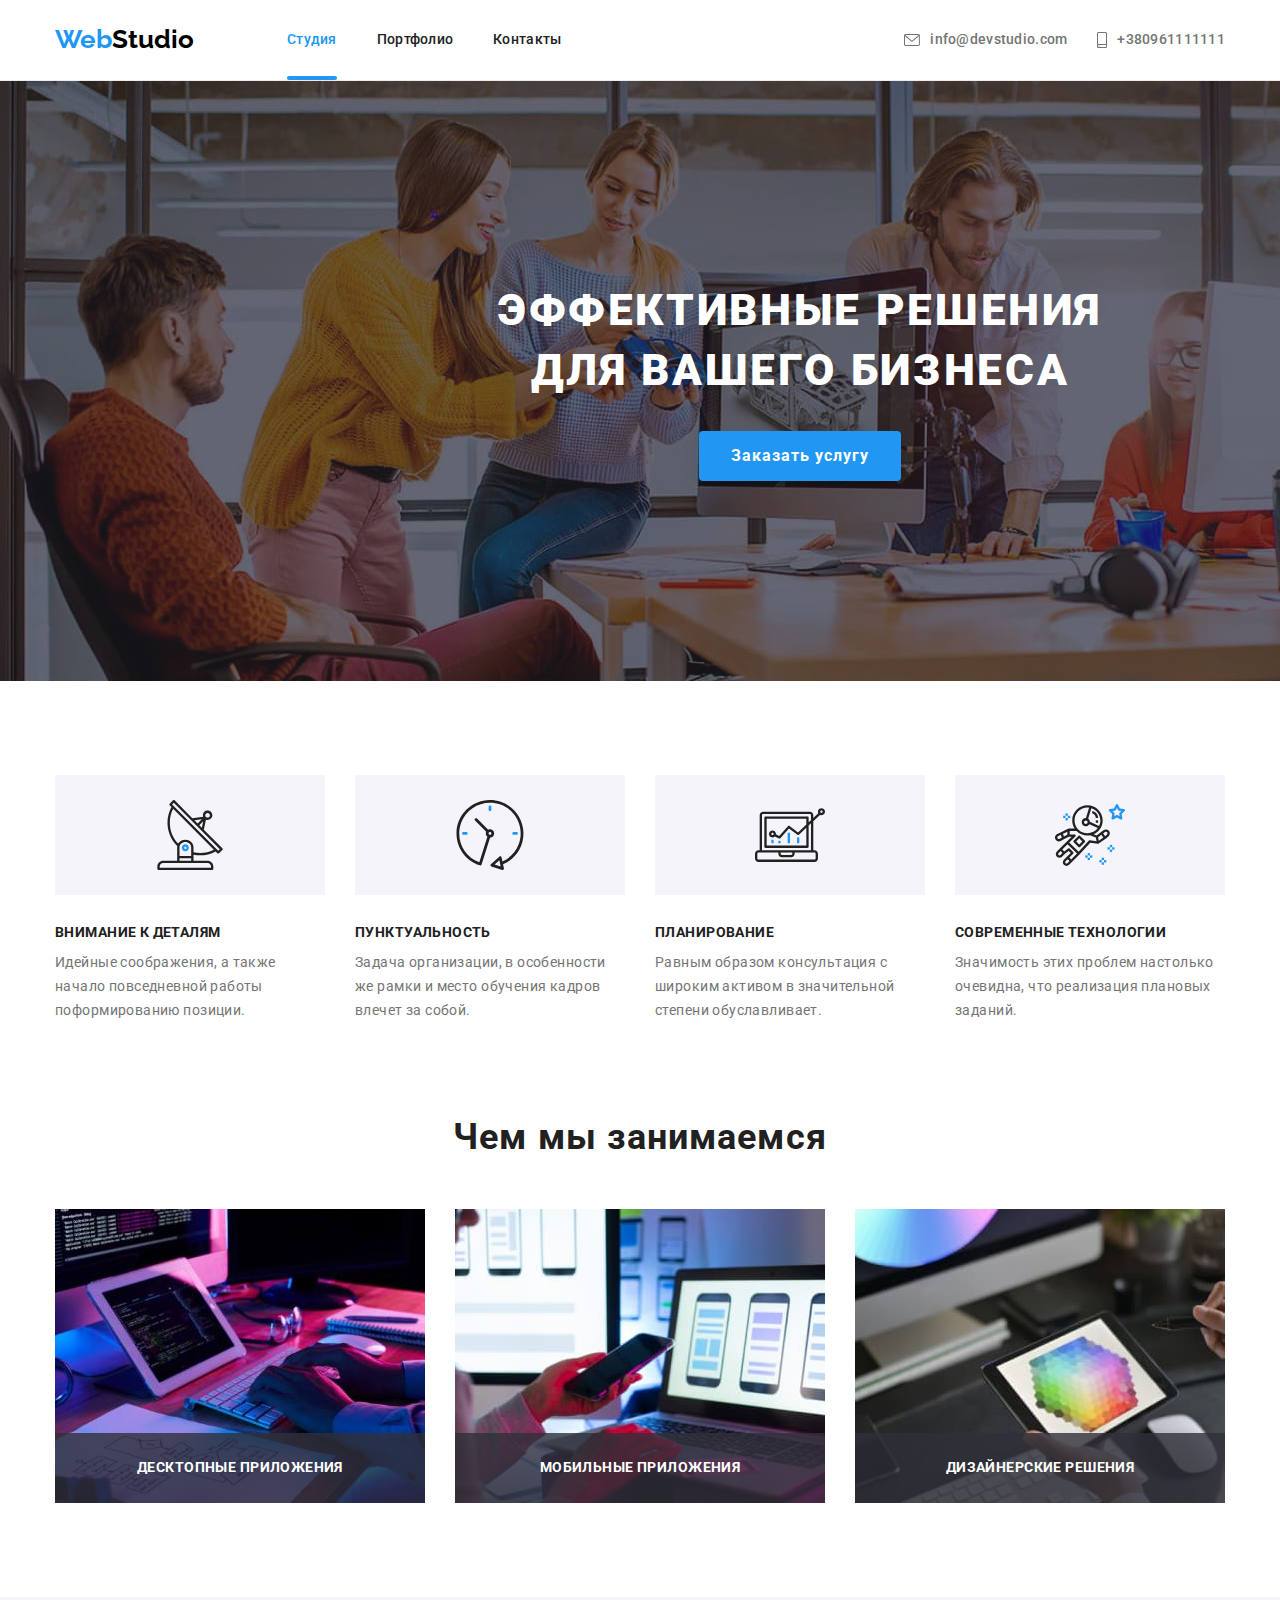
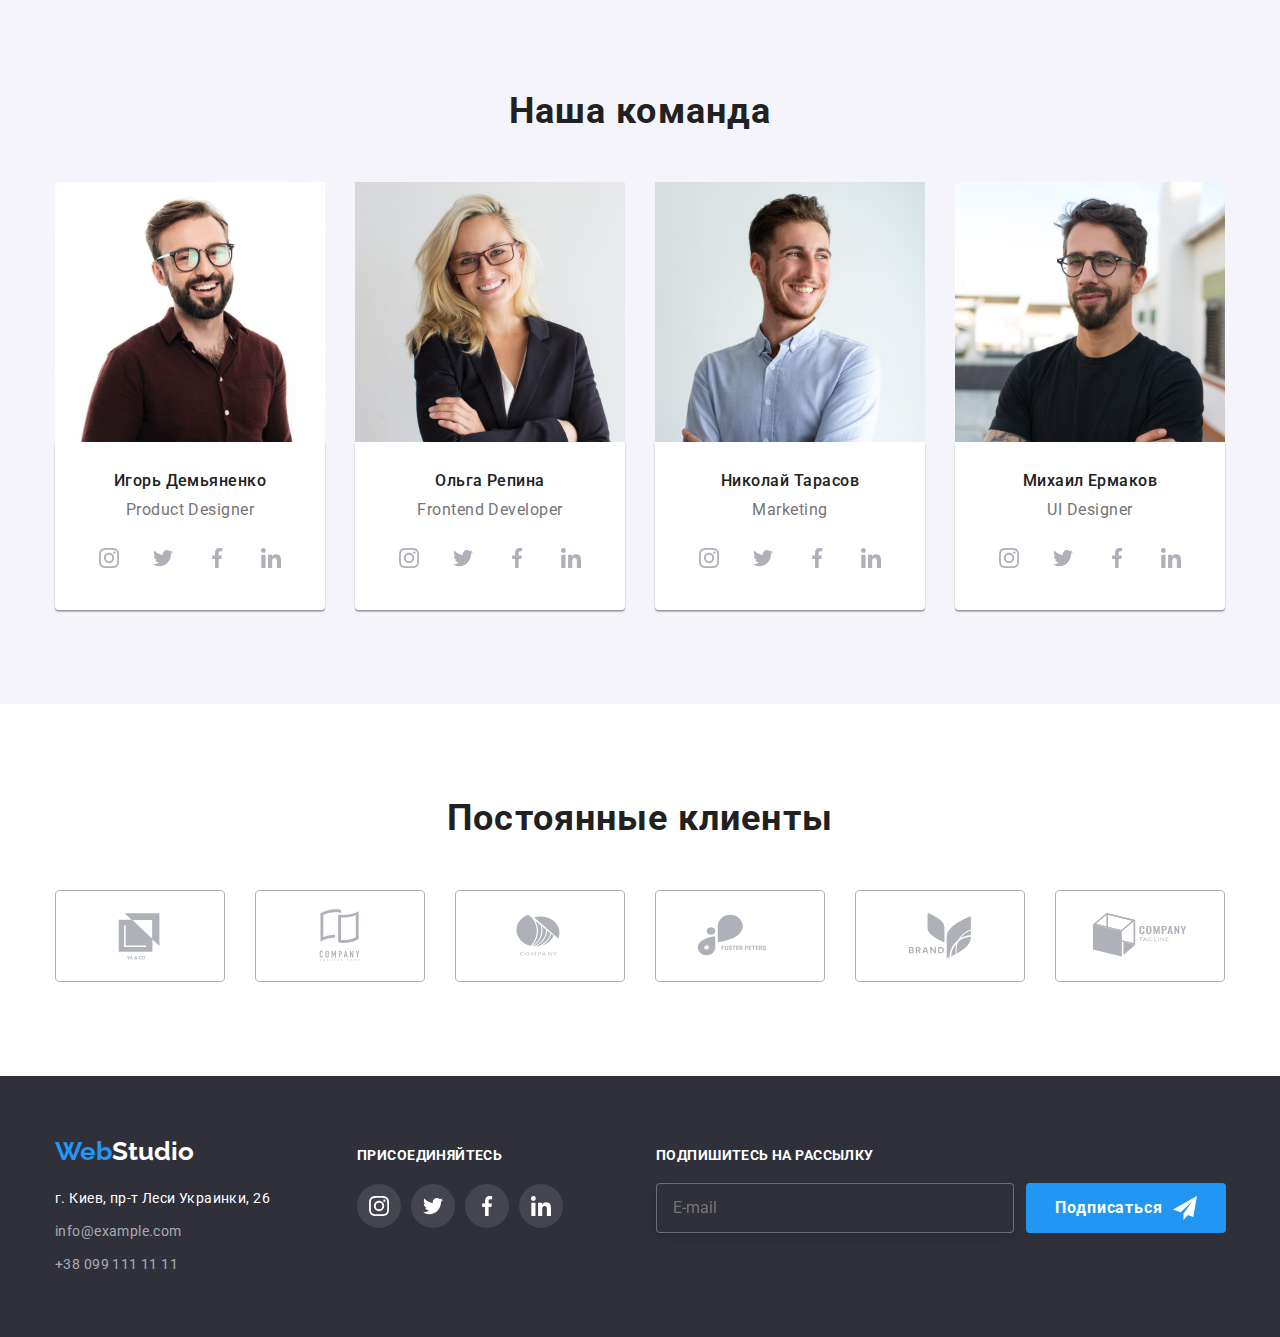
<file: index.html>
<!DOCTYPE html>
            <html lang="ru">

                <head>
                    <meta charset="UTF-8" />
                    <meta http-equiv="X-UA-Compatible" content="IE=edge" />
                    <meta name="viewport" content="width=device-width, initial-scale=1.0" />
                    <link href="https://fonts.googleapis.com/css2?family=Raleway:wght@700&family=Roboto:wght@400;500;700;900&display=swap" rel="stylesheet"/>
                    <link rel="stylesheet" href="https://cdnjs.cloudflare.com/ajax/libs/modern-normalize/1.1.0/modern-normalize.min.css" />
                    <link rel="stylesheet" href="./css/styles.css" />
                    <title>WebStudio</title>
                </head>

                <body>
                    <header>
                        <div class="container header">
                        <a href="/" class="logo link"> <span class="logo-blue">Web</span>Studio</a>
                        <nav class="main-nav">
                            <ul class="site-nav list">
                                <li class="item"><a href="" class="site-nav-link current link">Студия</a></li>
                                <li class="item"><a href="./portfolio.html" class="site-nav-link link">Портфолио</a></li>
                                <li class="item"><a href="" class="site-nav-link link">Контакты</a></li>
                            </ul>
                        </nav>
                        <ul class="contacts list">
                            <li class="item">
                                <a href="mailto:info@devstudio.com" class="contacts-link link">
                                <svg class="icon-contacts"  width="16" height="12">
                                    <use href="./images/sprite.svg#icon-contacts-envelope"></use>
                                </svg>
                                info@devstudio.com
                                </a>
                            </li>
                            <li class="item">
                                <a href="tel:+380961111111" class="contacts-link link">
                                    <svg class="icon-contacts" width="10" height="16">
                                        <use href="./images/sprite.svg#icon-contacts-smartphone"></use>
                                    </svg>+380961111111
                                </a>
                            </li>
                        </ul>
                        </div>
                    </header>
                    <main>
                        <!------------------------------ Hero --------------------------------------->
                        <section class="section hero">
                                <h1 class="hero-title">Эффективные решения <br>для вашего бизнеса</h1>
                                <button class="btn primary" data-modal-open type="button">Заказать услугу</button>
                        </section>


                        <!---------------------------- Our Features -------------------------------->
                        <section class="section features-section">
                            <div class="container">
                                <h2 class="visually-hidden">Почему выбирают нас</h2>
                                <ul class="features-list list">
                                    <li class="item">
                                        <div class="features-icon-container">
                                            <svg class="social-icon" width="70" height="70">
                                                <use href="./images/sprite.svg#icon-features-details"></use>
                                            </svg>
                                        </div>
                                        <h3 class="features-title">Внимание к деталям</h3>
                                        <p class="text">Идейные соображения, а также начало повседневной работы поформированию позиции.</p>
                                    </li>
                                    <li class="item">
                                        <div class="features-icon-container">
                                            <svg class="social-icon" width="70" height="70">
                                                <use href="./images/sprite.svg#icon-feature-time"></use>
                                            </svg>
                                        </div>
                                        <h3 class="features-title">Пунктуальность</h3>
                                        <p class="text"> Задача организации, в особенности же рамки и место обучения кадров влечет за собой.</p>
                                    </li>
                                    <li class="item">
                                        <div class="features-icon-container">
                                            <svg class="social-icon" width="70" height="70">
                                                <use href="./images/sprite.svg#icon-feature-plan"></use>
                                            </svg>
                                        </div>
                                        <h3 class="features-title">Планирование</h3>
                                        <p class="text"> Равным образом консультация с широким активом в значительной степени обуславливает.</p>
                                    </li>
                                    <li class="item">
                                        <div class="features-icon-container">
                                            <svg class="social-icon" width="70" height="70">
                                                <use href="./images/sprite.svg#icon-feature-technology"></use>
                                            </svg>
                                        </div>
                                        <h3 class="features-title">Современные технологии</h3>
                                        <p class="text"> Значимость этих проблем настолько очевидна, что реализация плановых заданий.</p>
                                    </li>
                                </ul>
                            </div>
                        </section>


                        <!----------------------------- What we do --------------------------------->
                        <section class="section">
                            <div class="container">
                            <h2 class="section-title">Чем мы занимаемся</h2>
                            <ul class="products list">
                                <li class="item">
                                    <img src="./images/img-what-we-do-1.jpeg" alt="Программист пишет програмный продукт" width="370" height="294" />
                                    <div class="title-wrapper">
                                        <p class="title">Десктопные приложения</p>
                                    </div>
                                </li>
                                <li class="item">
                                    <img src="./images/img-what-we-do-2.jpeg" alt="Дизайнер создает вайфреймы" width="370" height="294" />
                                    <div class="title-wrapper">
                                        <p class="title">Мобильные приложения</p>
                                    </div>
                                </li>
                                <li class="item">
                                    <img src="./images/img-what-we-do-3.jpeg" alt="Дизайнер изучает цветовую гамму" width="370" height="294" />
                                    <div class="title-wrapper">
                                        <p class="title">Дизайнерские решения</p>
                                    </div>
                                </li>
                            </ul>
                            </div>
                        </section>

                        <!----------------------------- Our Team ----------------------------------->
                        <section class="section team-section">
                            <div class="container">
                            <h2 class="section-title">Наша команда</h2>
                            <ul class="team list">
                                <li class="item">
                                    <img src="./images/img-our-team-1.jpeg" alt="Дизайнер продукта" width="270" />
                                    <div class="team-border">
                                    <h3 class="team-title">Игорь Демьяненко</h3>
                                    <p class="team-text" lang="en">Product Designer</p>
                                    <ul class="team-social list social-list">
                                        <li class="social-item">
                                            <a href="" class="social-link">
                                                <svg class="social-icon" width="20" height="20">
                                                    <use href="./images/sprite.svg#icon-team-instagram"></use>
                                                </svg>
                                            </a>
                                        </li>
                                        <li class="social-item">
                                            <a href="" class="social-link">
                                                <svg class="social-icon" width="20" height="20">
                                                    <use href="./images/sprite.svg#icon-team-twitter"></use>
                                                </svg>
                                            </a>
                                        </li>
                                        <li class="social-item">
                                            <a href="" class="social-link">
                                                <svg class="social-icon" width="20" height="20">
                                                    <use href="./images/sprite.svg#icon-team-facebook"></use>
                                                </svg>
                                            </a>
                                        </li>
                                        <li class="social-item">
                                            <a href="" class="social-link">
                                                <svg class="social-icon" width="20" height="20">
                                                    <use href="./images/sprite.svg#icon-team-linkedin"></use>
                                                </svg>
                                            </a>
                                        </li>
                                    </ul>
                                    </div>
                                </li>
                                <li class="item">
                                    <img src="./images/img-our-team-2.jpeg" alt="Программист" width="270" />
                                    <div class="team-border">
                                    <h3 class="team-title">Ольга Репина</h3>
                                    <p class="team-text" lang="en">Frontend Developer</p>
                                    <ul class="team-social list social-list">
                                        <li class="social-item">
                                            <a href="" class="social-link">
                                                <svg class="social-icon" width="20" height="20">
                                                    <use href="./images/sprite.svg#icon-team-instagram"></use>
                                                </svg>
                                            </a>
                                        </li>
                                        <li class="social-item">
                                            <a href="" class="social-link">
                                                <svg class="social-icon" width="20" height="20">
                                                    <use href="./images/sprite.svg#icon-team-twitter"></use>
                                                </svg>
                                            </a>
                                        </li>
                                        <li class="social-item">
                                            <a href="" class="social-link">
                                                <svg class="social-icon" width="20" height="20">
                                                    <use href="./images/sprite.svg#icon-team-facebook"></use>
                                                </svg>
                                            </a>
                                        </li>
                                        <li class="social-item">
                                            <a href="" class="social-link">
                                                <svg class="social-icon" width="20" height="20">
                                                    <use href="./images/sprite.svg#icon-team-linkedin"></use>
                                                </svg>
                                            </a>
                                        </li>
                                    </ul>
                                </div>
                                </li>
                                <li class="item">
                                    <img src="./images/img-our-team-3.jpeg" alt="Маркитолог" width="270" />
                                    <div class="team-border">
                                    <h3 class="team-title">Николай Тарасов</h3>
                                    <p class="team-text" lang="en">Marketing</p>
                                    <ul class="team-social list social-list">
                                        <li class="social-item">
                                            <a href="" class="social-link">
                                                <svg class="social-icon" width="20" height="20">
                                                    <use href="./images/sprite.svg#icon-team-instagram"></use>
                                                </svg>
                                            </a>
                                        </li>
                                        <li class="social-item">
                                            <a href="" class="social-link">
                                                <svg class="social-icon" width="20" height="20">
                                                    <use href="./images/sprite.svg#icon-team-twitter"></use>
                                                </svg>
                                            </a>
                                        </li>
                                        <li class="social-item">
                                            <a href="" class="social-link">
                                                <svg class="social-icon" width="20" height="20">
                                                    <use href="./images/sprite.svg#icon-team-facebook"></use>
                                                </svg>
                                            </a>
                                        </li>
                                        <li class="social-item">
                                            <a href="" class="social-link">
                                                <svg class="social-icon" width="20" height="20">
                                                    <use href="./images/sprite.svg#icon-team-linkedin"></use>
                                                </svg>
                                            </a>
                                        </li>
                                    </ul>
                                    </div>
                                </li>
                                <li class="item">
                                    <img src="./images/img-our-team-4.jpeg" alt="Дизайнер" width="270" />
                                    <div class="team-border">
                                    <h3 class="team-title">Михаил Ермаков</h3>
                                    <p class="team-text" lang="en">UI Designer</p>
                                    <ul class="team-social list social-list">
                                        <li class="social-item">
                                            <a href="" class="social-link">
                                                <svg class="social-icon" width="20" height="20">
                                                    <use href="./images/sprite.svg#icon-team-instagram"></use>
                                                </svg>
                                            </a>
                                        </li>
                                        <li class="social-item">
                                            <a href="" class="social-link">
                                                <svg class="social-icon" width="20" height="20">
                                                    <use href="./images/sprite.svg#icon-team-twitter"></use>
                                                </svg>
                                            </a>
                                        </li>
                                        <li class="social-item">
                                            <a href="" class="social-link">
                                                <svg class="social-icon" width="20" height="20">
                                                    <use href="./images/sprite.svg#icon-team-facebook"></use>
                                                </svg>
                                            </a>
                                        </li>
                                        <li class="social-item">
                                            <a href="" class="social-link">
                                                <svg class="social-icon" width="20" height="20">
                                                    <use href="./images/sprite.svg#icon-team-linkedin"></use>
                                                </svg>
                                            </a>
                                        </li>
                                    </ul>
                                    </div>
                                </li>
                            </ul>
                            </div>
                        </section>
                        <!----------------------------- Our Clients ----------------------------------->
                        <section class="section clients-section">
                            <div class="container">
                                <h2 class="section-title">Постоянные клиенты</h2>
                                <ul class="clients list">
                                    <li class="items">
                                        <a href="" class="clients-link">
                                        <svg class="clients-icon" width="106" height="60">
                                            <use href="./images/sprite.svg#icon-customer-logo-1"></use>
                                        </svg>
                                    </a>
                                    </li>
                                    <li class="items">
                                        <a href="" class="clients-link">
                                            <svg class="clients-icon" width="106" height="60">
                                                <use href="./images/sprite.svg#icon-customer-logo-2"></use>
                                            </svg>
                                        </a>

                                    </li>
                                    <li class="items">
                                        <a href="" class="clients-link">
                                        <svg class="clients-icon" width="106" height="60">
                                            <use href="./images/sprite.svg#icon-customer-logo-3"></use>
                                        </svg>
                                    </a>

                                    </li>
                                    <li class="items">
                                        <a href="" class="clients-link">
                                        <svg class="clients-icon" width="106" height="60">
                                            <use href="./images/sprite.svg#icon-customer-logo-4"></use>
                                        </svg>
                                    </a>

                                    </li>
                                    <li class="items">
                                        <a href="" class="clients-link">
                                        <svg class="clients-icon" width="106" height="60">
                                            <use href="./images/sprite.svg#icon-customer-logo-5"></use>
                                        </svg>
                                    </a>

                                    </li>
                                    <li class="items">
                                        <a href="" class="clients-link">
                                        <svg class="clients-icon" width="106" height="60">
                                            <use href="./images/sprite.svg#icon-customer-logo-6"></use>
                                        </svg>
                                    </a>

                                    </li>
                                </ul>
                            </div>
                        </section>
                        <div class="backdrop is-hidden" data-modal>
                            <div class="modal">
                                <button class="close-modal-btn" data-modal-close  type="button">
                                    <svg class="icon-close-modal" width="11" height="11">
                                        <use href="./images/sprite.svg#icon-close-modal"></use>
                                    </svg>
                                </button>
                                <form action="#" class="modal-form">
                                    <p class="modal-form-head">Оставьте свои данные, мы вам перезвоним</p>
                                    <label class="modal-form-field">Имя
                                        <span class="modal-form-wrapper">
                                        <input
                                            type="text"
                                            class="modal-form-input"
                                            name="user-name"
                                            minlength="2"
                                            pattern="[a-zA-Zа-яёА-ЯЁ]+"
                                            title="Имя должно содержать символы кириллицы или латиницы"
                                            required
                                            autocomplete="off"
                                        />
                                            <svg class="modal-form-icon" width="12" height="12">
                                                <use href="./images/sprite.svg#icon-name"></use>
                                            </svg>
                                        </span>
                                    </label>
                                    <label class="modal-form-field">Телефон
                                        <span class="modal-form-wrapper">
                                            <input
                                            type="tel"
                                            class="modal-form-input"
                                            name="user-tel"
                                            title="099-000-00-00"
                                            pattern="[0-9]{3}-[0-9]{3}-[0-9]{2}-[0-9]{2}"
                                            />
                                            <svg class="modal-form-icon" width="13" height="13">
                                                <use href="./images/sprite.svg#icon-phone"></use>
                                            </svg>
                                        </span>
                                    </label>
                                    <label class="modal-form-field">Почта
                                        <span class="modal-form-wrapper">
                                            <input
                                            type="email"
                                            class="modal-form-input"
                                            name="user-mail"
                                            pattern="[a-z0-9._%+-]+@[a-z0-9.-]+\.[a-z]{2,}$"
                                            />
                                            <svg class="modal-form-icon" width="15" height="15">
                                                <use href="./images/sprite.svg#icon-email"></use>
                                            </svg>
                                        </span>
                                    </label>
                                    <label class="modal-form-field"
                                        >Комментарий
                                        <textarea
                                        class="modal-form-message"
                                        name="user-message"
                                        placeholder="Введите текст"
                                        ></textarea>
                                    </label>
                                    <input
                                        type="checkbox"
                                        id="accept-policy"
                                        class="modal-form-checkbox visually-hidden"
                                    />
                                    <label for="accept-policy" class="modal-form-checkbox-label">Соглашаюсь с рассылкой и принимаю&nbsp;
                                        <a href="#"> Условия договора</a>
                                    </label>
                                    <button class="modal-form-button btn" type="submit">Отправить</button>
                                </form>
                            </div>
                        </div>
                    </main>
                        <!--                    Footer                        -->
                    <footer>
                        <div class="container footer-container">
                            <div class="address-container">
                                    <a href="/" class="logo link"><span class="logo-blue">Web</span>Studio</a>
                                <address>
                                    <ul class="address list">
                                        <li class="item"><a class="footer-contacts map link" href="https://goo.gl/maps/9mpPfmxmQBcLzHdZ9">г. Киев, пр-т Леси Украинки, 26</a>
                                        </li>
                                        <li class="item"><a class="footer-contacts link" href="info@example.com">info@example.com</a>
                                        </li>
                                        <li class="item"><a class="footer-contacts link" href="tel:+380991111111">+38 099 111 11 11</a>
                                        </li>
                                    </ul>
                                </address>
                            </div>
                            <div class="links">
                                <p class="title">присоединяйтесь</p>
                                <ul class="social-links-footer list">
                                    <li class="item">
                                        <a href="" class="social-link">
                                            <svg class="social-icon" width="20" height="20">
                                                <use href="./images/sprite.svg#icon-team-instagram"></use>
                                            </svg>
                                        </a>
                                    </li>
                                    <li class="item">
                                        <a href="" class="social-link">
                                            <svg class="social-icon" width="20" height="20">
                                                <use href="./images/sprite.svg#icon-team-twitter"></use>
                                            </svg>
                                        </a>
                                    </li>
                                    <li class="item">
                                        <a href="" class="social-link">
                                            <svg class="social-icon" width="20" height="20">
                                                <use href="./images/sprite.svg#icon-team-facebook"></use>
                                            </svg>
                                        </a>
                                    </li>
                                    <li class="item">
                                        <a href="" class="social-link">
                                            <svg class="social-icon" width="20" height="20">
                                                <use href="./images/sprite.svg#icon-team-linkedin"></use>
                                            </svg>
                                        </a>
                                    </li>
                                </ul>
                            </div>
                            <div class="subscribe">
                                <form action="#" class="subscribe-form">
                                    <p class="title head"> Подпишитесь на рассылку</p>
                                    <div class="wrapper">
                                        <input class="subscribe-form-input" type="email"
                                            name="subscribe-email"
                                            placeholder="E-mail"
                                            autocomplete="off"
                                        />
                                        <button class="subscribe-form-btn btn" type="submit">Подписаться
                                        <svg class="subscribe-form-icon" width="24" height="24">
                                            <use href="./images/sprite.svg#icon-send"></use>
                                        </svg>
                                        </button>
                                    </div>
                                </form>
                                
                            </div>
                        </div>
                    </footer>
                    <script src="./js/modal.js"></script>
                </body>
            </html>
</file>
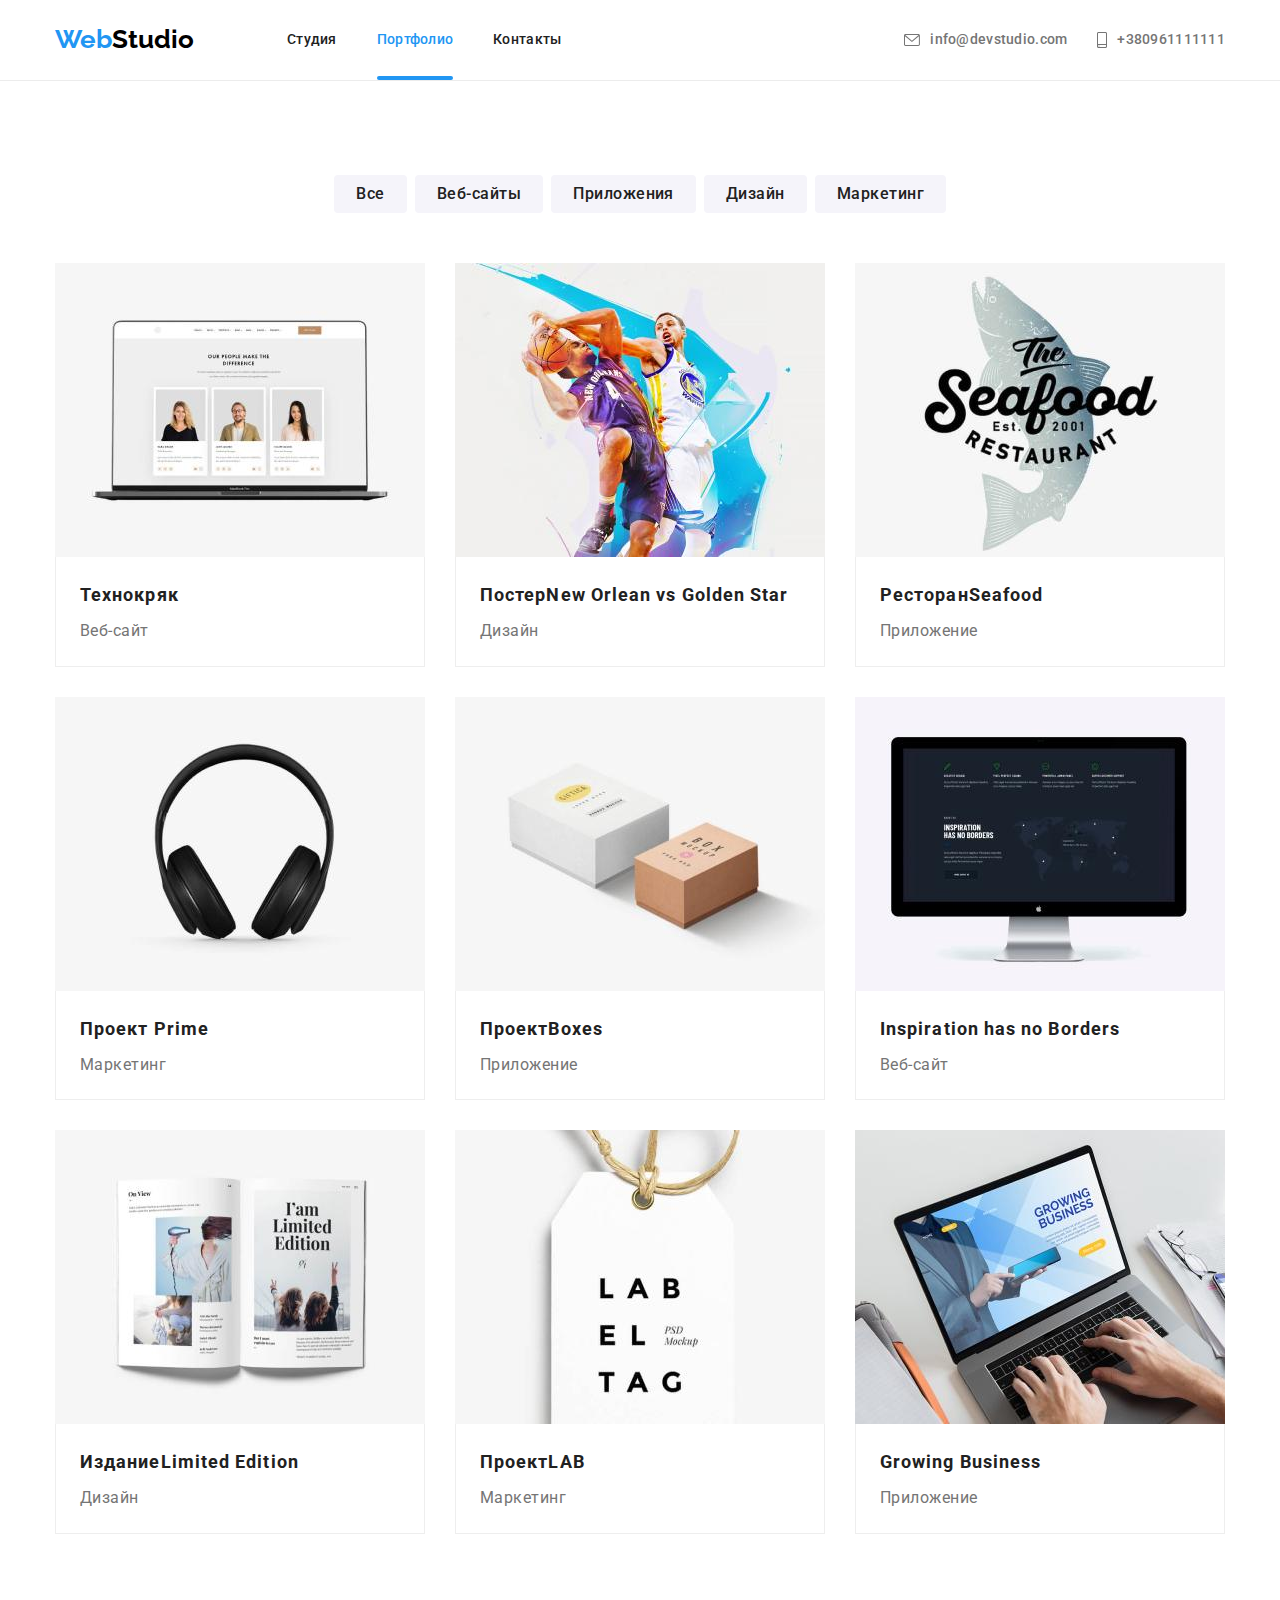
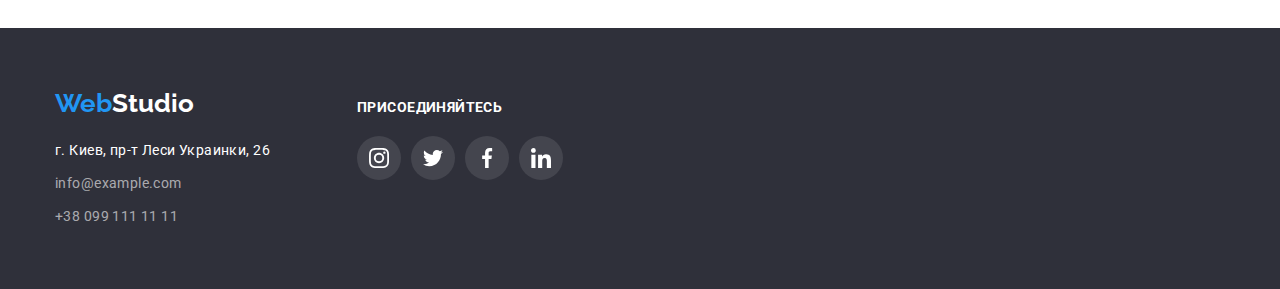
<file: portfolio.html>
<!DOCTYPE html>
    <html lang="en">
        <head>
            <meta charset="UTF-8" />
            <meta http-equiv="X-UA-Compatible" content="IE=edge" />
            <meta name="viewport" content="width=device-width, initial-scale=1.0" />
            <link href="https://fonts.googleapis.com/css2?family=Raleway:wght@700&family=Roboto:wght@400;500;700;900&display=swap" rel="stylesheet" />
            <link rel="stylesheet" href="https://cdnjs.cloudflare.com/ajax/libs/modern-normalize/1.1.0/modern-normalize.min.css" />
            <link rel="stylesheet" href="./css/styles.css" />
            <title>Portfolio</title>
        </head>
        <body>
            <header>
                <div class="container header">
                <a href="/" class="logo link"> <span class="logo-blue">Web</span>Studio</a>
                <nav class="main-nav">
                    <ul class="site-nav list">
                        <li class="item"><a href="./index.html" class="site-nav-link link">Студия</a></li>
                        <li class="item"><a href="./portfolio.html" class="site-nav-link current link">Портфолио</a></li>
                        <li class="item"><a href="" class="site-nav-link link">Контакты</a></li>
                    </ul>
                </nav>
                <ul class="contacts list">
                    <li class="item">
                        <a href="mailto:info@devstudio.com" class="contacts-link link">
                        <svg class="icon-contacts"  width="16" height="12">
                            <use href="./images/sprite.svg#icon-contacts-envelope"></use>
                        </svg>
                        info@devstudio.com
                        </a>
                    </li>
                    <li class="item">
                        <a href="tel:+380961111111" class="contacts-link link">
                            <svg class="icon-contacts" width="10" height="16">
                                <use href="./images/sprite.svg#icon-contacts-smartphone"></use>
                            </svg>+380961111111
                        </a>
                    </li>
                </ul>
                </div>
            </header>
            <main>
                <section class="section">
                    <div class="container">
                    <h1 class="visually-hidden">Наши проекты</h1>
                    <ul class="filters list">
                        <li class="item"><button class="btn filter" type="button">Все</button></li>
                        <li class="item"><button class="btn filter" type="button">Веб-сайты</button></li>
                        <li class="item"><button class="btn filter" type="button">Приложения</button></li>
                        <li class="item"><button class="btn filter" type="button">Дизайн</button></li>
                        <li class="item"><button class="btn filter" type="button">Маркетинг</button></li>
                    </ul>
                    <!--Portfolio-->
                        <ul class="portfolio list">
                        <li class="portfolio-item">
                            <a class="portfolio-link">
                                <div class="project-img">
                                    <img src="./images/img-portfolio-1.jpeg" alt="Проект вебсайт" width= "370" />
                                    <div class="overlay">
                                        <p class="text">
                                            Lorem ipsum dolor sit amet consectetur adipisicing elit. Dolorem dicta alias, necessitatibus, soluta in voluptatibus aperiam architecto harum pariatur eius quos unde veritatis corrupti distinctio at. Voluptate laborum perspiciatis ad!
                                        </p>
                                    </div>
                                </div>
                                <div class="border">
                                    <h3 class="item-title">Технокряк</h3>
                                    <p  class="item-text">Веб-сайт</p>
                                </div>
                            </a>
                        </li>
                        <li class="portfolio-item">
                            <a class="portfolio-link">
                            <div class="project-img">
                            <img src="./images/img-portfolio-2.jpeg" alt="Проект дизайн" width="370" />
                            <div class="overlay">
                                <p class="text">
                                    Lorem ipsum dolor sit amet consectetur adipisicing elit. Dolorem dicta alias, necessitatibus, soluta in voluptatibus aperiam architecto harum pariatur eius quos unde veritatis corrupti distinctio at. Voluptate laborum perspiciatis ad!
                                </p>
                            </div>
                        </div>
                            <div class="border">
                                <h3 class="item-title">Постер<span lang="en">New Orlean vs Golden Star</span></h3>
                                <p class="item-text">Дизайн</p>
                            </div>
                            </a>
                        </li>
                        <li class="portfolio-item">
                            <a class="portfolio-link">
                            <div class="project-img">
                                <img src="./images/img-portfolio-3.jpeg" alt="Проект приложение" width="370" />
                                <div class="overlay">
                                    <p class="text">
                                        Lorem ipsum dolor sit amet consectetur adipisicing elit. Dolorem dicta alias, necessitatibus, soluta in voluptatibus aperiam architecto harum pariatur eius quos unde veritatis corrupti distinctio at. Voluptate laborum perspiciatis ad!
                                    </p>
                                </div>
                            </div>
                                <div class="border">
                                    <h3 class="item-title">Ресторан<span lang="en">Seafood </span></h3>
                                    <p class="item-text">Приложение</p>
                                </div>
                            </a>
                        </li>
                        <li class="portfolio-item">
                            <a class="portfolio-link">
                                <div class="project-img">
                                <img src="./images/img-portfolio-4.jpeg" alt="Проект маркетинга" width="370" />
                                <div class="overlay">
                                    <p class="text">
                                        Lorem ipsum dolor sit amet consectetur adipisicing elit. Dolorem dicta alias, necessitatibus, soluta in voluptatibus aperiam architecto harum pariatur eius quos unde veritatis corrupti distinctio at. Voluptate laborum perspiciatis ad!
                                    </p>
                                </div>
                            </div>
                                <div class="border">
                                    <h3 class="item-title">Проект<span lang="en"> Prime</span> </h3>
                                    <p class="item-text">Маркетинг</p>
                                </div>
                            </a>
                        </li>
                        <li class="portfolio-item">
                            <a class="portfolio-link">
                            <div class="project-img">
                                <img src="./images/img-portfolio-5.jpeg" alt="Проект приложение" width="370" />
                                <div class="overlay">
                                    <p class="text">
                                        Lorem ipsum dolor sit amet consectetur adipisicing elit. Dolorem dicta alias, necessitatibus, soluta in voluptatibus aperiam architecto harum pariatur eius quos unde veritatis corrupti distinctio at. Voluptate laborum perspiciatis ad!
                                    </p>
                                </div>
                            </div>
                                <div class="border">
                                    <h3 class="item-title">Проект<span lang="en">Boxes</span></h3>
                                    <p class="item-text">Приложение</p>
                                </div>
                            </a>
                        </li>
                        <li class="portfolio-item">
                            <a class="portfolio-link">
                                <div class="project-img">
                                <img src="./images/img-portfolio-6.jpeg" alt="Проект вебсайт" width="370" />
                                <div class="overlay">
                                    <p class="text">
                                        Lorem ipsum dolor sit amet consectetur adipisicing elit. Dolorem dicta alias, necessitatibus, soluta in voluptatibus aperiam architecto harum pariatur eius quos unde veritatis corrupti distinctio at. Voluptate laborum perspiciatis ad!
                                    </p>
                                </div>
                            </div>
                                <div class="border">
                                    <h3 class="item-title" lang="en">Inspiration has no Borders</h3>
                                    <p class="item-text">Веб-сайт</p>
                                </div>
                            </a>
                        </li>
                        <li class="portfolio-item">
                            <a class="portfolio-link">
                            <div class="project-img">
                                <img src="./images/img-portfolio-7.jpeg" alt="Проект дизайн" width="370"/>
                                <div class="overlay">
                                    <p class="text">
                                        Lorem ipsum dolor sit amet consectetur adipisicing elit. Dolorem dicta alias, necessitatibus, soluta in voluptatibus aperiam architecto harum pariatur eius quos unde veritatis corrupti distinctio at. Voluptate laborum perspiciatis ad!
                                    </p>
                                </div>
                            </div>
                                <div class="border">
                                    <h3 class="item-title">Издание<span lang="en">Limited Edition</span></h3>
                                    <p class="item-text">Дизайн</p>
                                </div>
                            </a>
                        </li>
                        <li class="portfolio-item">
                            <a class="portfolio-link">
                                <div class="project-img">
                                <img src="./images/img-portfolio-8.jpeg" alt="Проект маркетинга" width="370"/>
                                <div class="overlay">
                                    <p class="text">
                                        Lorem ipsum dolor sit amet consectetur adipisicing elit. Dolorem dicta alias, necessitatibus, soluta in voluptatibus aperiam architecto harum pariatur eius quos unde veritatis corrupti distinctio at. Voluptate laborum perspiciatis ad!
                                    </p>
                                </div>
                            </div>
                                <div class="border">
                                    <h3 class="item-title">Проект<span lang="en">LAB</span></h3>
                                    <p class="item-text">Маркетинг</p>
                                </div>
                            </a>
                        </li>
                        <li class="portfolio-item">
                            <a class="portfolio-link">
                                <div class="project-img">
                                <img src="./images/img-portfolio-9.jpeg" alt="Проект приложение" width="370"/>
                                <div class="overlay">
                                    <p class="text">
                                        Lorem ipsum dolor sit amet consectetur adipisicing elit. Dolorem dicta alias, necessitatibus, soluta in voluptatibus aperiam architecto harum pariatur eius quos unde veritatis corrupti distinctio at. Voluptate laborum perspiciatis ad!
                                    </p>
                                </div>
                            </div>
                                <div class="border">
                                    <h3 class="item-title" lang="en">Growing Business</h3>
                                    <p class="item-text">Приложение</p>
                                </div>
                            </a>
                        </li>
                        </ul>
                    </div>
                </section>
            </main>
            <footer>
                <div class="container footer-container">
                    <div class="address-container">
                            <a href="/" class="logo link"><span class="logo-blue">Web</span>Studio</a>
                        <address>
                            <ul class="address list">
                                <li class="item"><a class="footer-contacts map link" href="https://goo.gl/maps/9mpPfmxmQBcLzHdZ9">г. Киев, пр-т Леси Украинки, 26</a>
                                </li>
                                <li class="item"><a class="footer-contacts link" href="info@example.com">info@example.com</a>
                                </li>
                                <li class="item"><a class="footer-contacts link" href="tel:+380991111111">+38 099 111 11 11</a>
                                </li>
                            </ul>
                        </address>
                    </div>
                    <div class="links">
                        <p class="title">присоединяйтесь</p>
                        <ul class="social-links-footer list">
                            <li class="item">
                                <a href="" class="social-link">
                                    <svg class="social-icon" width="20" height="20">
                                        <use href="./images/sprite.svg#icon-team-instagram"></use>
                                    </svg>
                                </a>
                            </li>
                            <li class="item">
                                <a href="" class="social-link">
                                    <svg class="social-icon" width="20" height="20">
                                        <use href="./images/sprite.svg#icon-team-twitter"></use>
                                    </svg>
                                </a>
                            </li>
                            <li class="item">
                                <a href="" class="social-link">
                                    <svg class="social-icon" width="20" height="20">
                                        <use href="./images/sprite.svg#icon-team-facebook"></use>
                                    </svg>
                                </a>
                            </li>
                            <li class="item">
                                <a href="" class="social-link">
                                    <svg class="social-icon" width="20" height="20">
                                        <use href="./images/sprite.svg#icon-team-linkedin"></use>
                                    </svg>
                                </a>
                            </li>
                        </ul>
                    </div>
                </div>
            </footer>
        </body>
    </html>
</file>
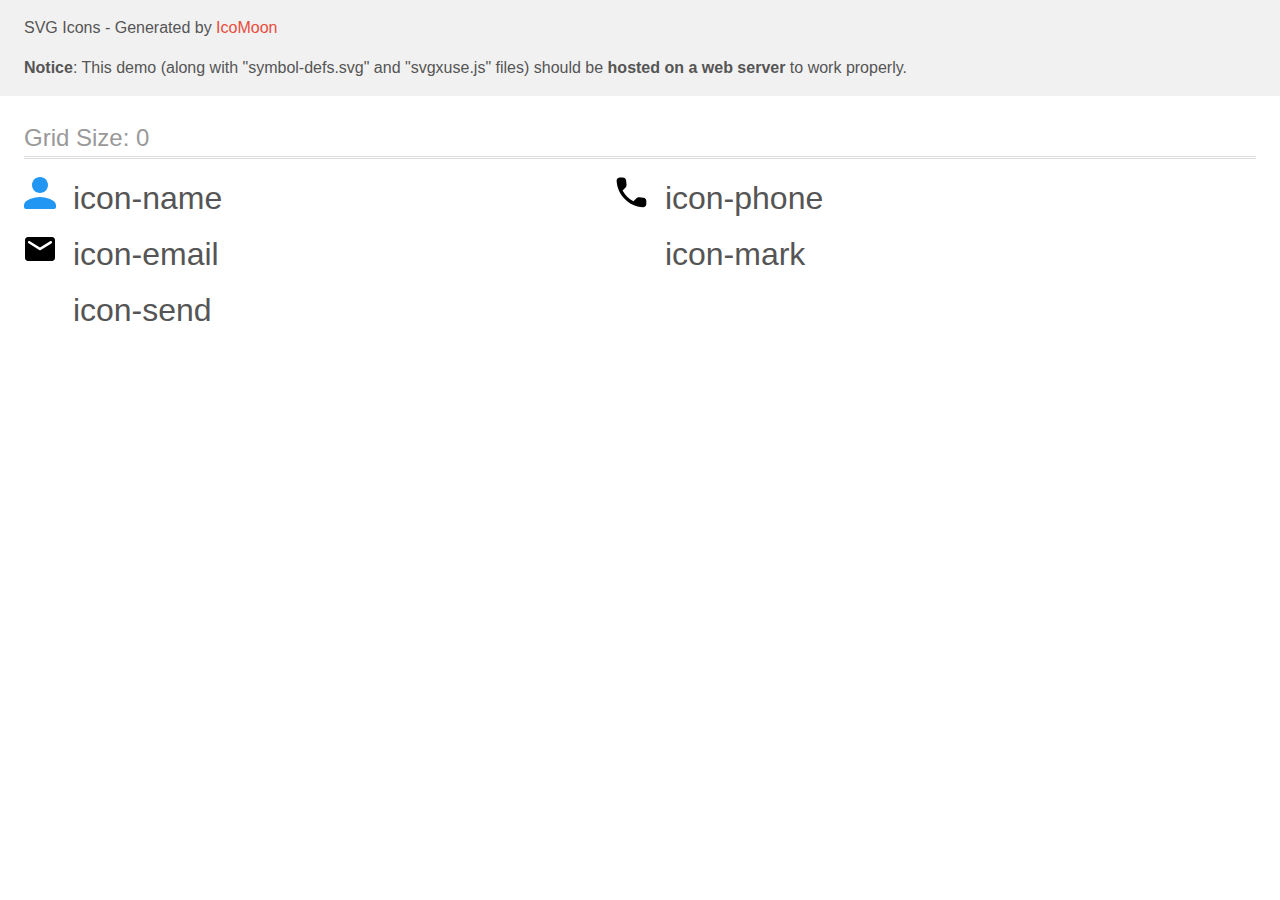
<file: images/form 2/demo-external-svg.html>
<!doctype html>
<html>
<head>
    <title>IcoMoon - SVG Icons</title>
    <meta charset="utf-8">
    <meta name="viewport" content="width=device-width, initial-scale=1">
    <link rel="stylesheet" href="demo-files/demo.css">
    <link rel="stylesheet" href="style.css">
</head>
<body>
<header class="bgc1 clearfix">
<div class="mhl">
    <p>SVG Icons - Generated by <a href="https://icomoon.io/app">IcoMoon</a></p><p><strong>Notice</strong>: This demo (along with "symbol-defs.svg" and "svgxuse.js" files) should be <b>hosted on a web server</b> to work properly.</p>
</div>
</header>
    <div class="clearfix mhl ptl">
        <h1 class="mvm mtn fgc1">Grid Size: 0</h1>
        <div class="glyph fs1">
            <div class="clearfix pbs">
                <svg class="icon icon-name"><use xlink:href="symbol-defs.svg#icon-name"></use></svg><span class="name"> icon-name</span>
            </div>
        </div>
        <div class="glyph fs1">
            <div class="clearfix pbs">
                <svg class="icon icon-phone"><use xlink:href="symbol-defs.svg#icon-phone"></use></svg><span class="name"> icon-phone</span>
            </div>
        </div>
        <div class="glyph fs1">
            <div class="clearfix pbs">
                <svg class="icon icon-email"><use xlink:href="symbol-defs.svg#icon-email"></use></svg><span class="name"> icon-email</span>
            </div>
        </div>
        <div class="glyph fs1">
            <div class="clearfix pbs">
                <svg class="icon icon-mark"><use xlink:href="symbol-defs.svg#icon-mark"></use></svg><span class="name"> icon-mark</span>
            </div>
        </div>
        <div class="glyph fs1">
            <div class="clearfix pbs">
                <svg class="icon icon-send"><use xlink:href="symbol-defs.svg#icon-send"></use></svg><span class="name"> icon-send</span>
            </div>
        </div>
  </div>
<script defer src="svgxuse.js"></script>
</body>
</html>
</file>
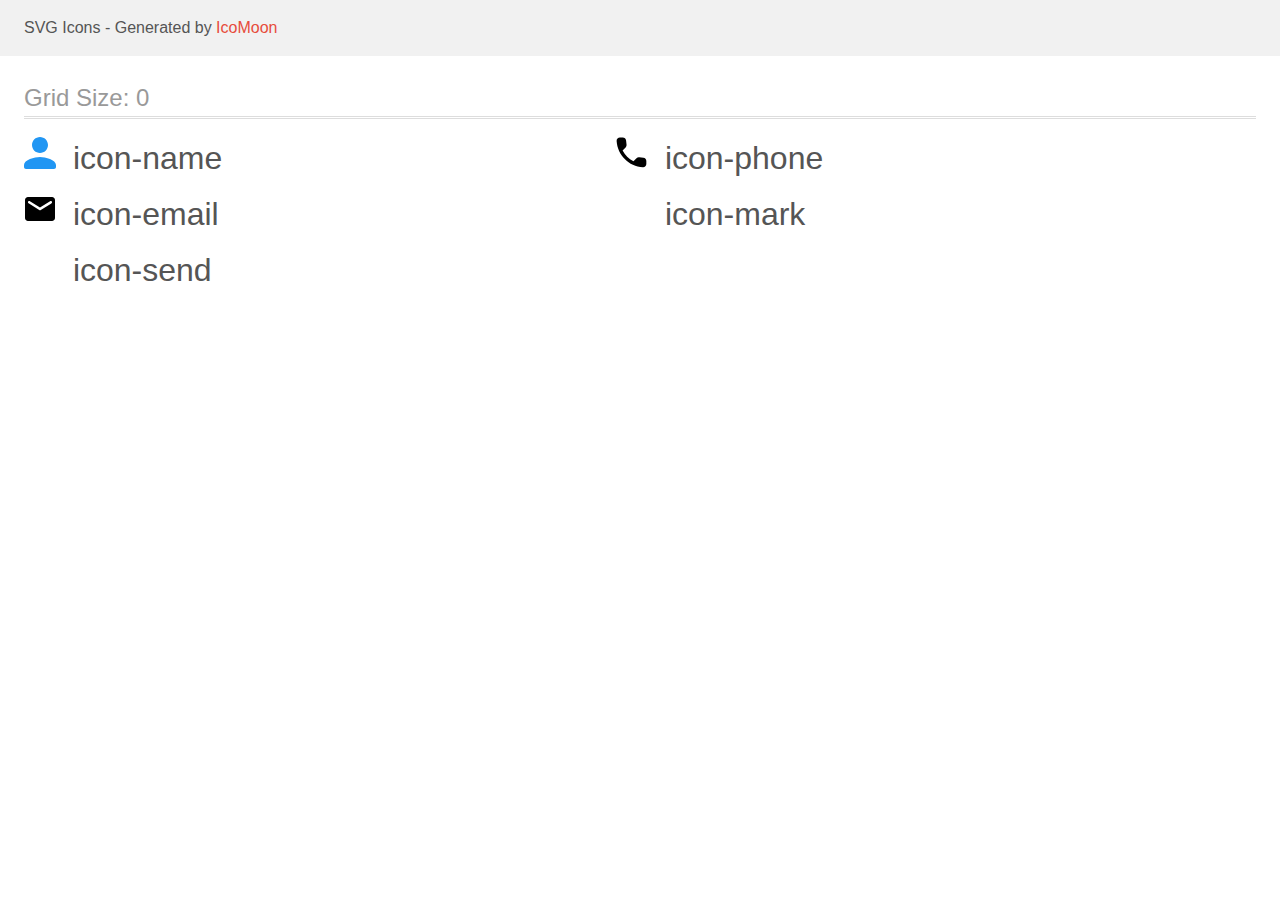
<file: images/form 2/demo.html>
<!doctype html>
<html>
<head>
    <title>IcoMoon - SVG Icons</title>
    <meta charset="utf-8">
    <meta name="viewport" content="width=device-width, initial-scale=1">
    <link rel="stylesheet" href="demo-files/demo.css">
    <link rel="stylesheet" href="style.css">
</head>
<body>
<svg aria-hidden="true" style="position: absolute; width: 0; height: 0; overflow: hidden;" version="1.1" xmlns="http://www.w3.org/2000/svg" xmlns:xlink="http://www.w3.org/1999/xlink">
<defs>
<symbol id="icon-name" viewBox="0 0 32 32">
<path fill="#2196f3" style="fill: var(--color1, #2196f3)" d="M16 16c4.418 0 8-3.582 8-8s-3.582-8-8-8v0c-4.418 0-8 3.582-8 8s3.582 8 8 8v0zM16 20c-5.339 0-16 2.68-16 8v2c0 1.099 0.901 2 2 2h28c1.099 0 2-0.901 2-2v-2c0-5.32-10.661-8-16-8z"></path>
</symbol>
<symbol id="icon-phone" viewBox="0 0 32 32">
<path d="M27.419 20.853l-4.201-0.48c-0.116-0.014-0.25-0.023-0.385-0.023-0.909 0-1.732 0.369-2.328 0.964l-3.045 3.045c-4.718-2.435-8.467-6.185-10.835-10.764l-0.065-0.139 3.063-3.056c0.596-0.596 0.964-1.419 0.964-2.328 0-0.136-0.008-0.27-0.024-0.401l0.002 0.016-0.48-4.169c-0.199-1.655-1.595-2.926-3.287-2.926-0.001 0-0.003 0-0.004 0h-2.861c-1.87-0.002-3.424 1.552-3.31 3.422 0.878 14.126 12.176 25.406 26.286 26.283 1.867 0.114 3.424-1.44 3.424-3.31v-2.862c0-0.005 0-0.010 0-0.016 0-1.681-1.266-3.067-2.897-3.256l-0.015-0.001z"></path>
</symbol>
<symbol id="icon-email" viewBox="0 0 32 32">
<path d="M28 4h-24c-1.65 0-2.986 1.35-2.986 3l-0.014 18c0 1.65 1.35 3 3 3h24c1.65 0 3-1.35 3-3v-18c0-1.65-1.35-3-3-3zM27.4 10.376l-10.604 6.628c-0.226 0.141-0.501 0.225-0.795 0.225s-0.569-0.084-0.801-0.229l0.006 0.004-10.606-6.63c-0.378-0.226-0.627-0.632-0.627-1.097 0-0.704 0.57-1.274 1.274-1.274 0.262 0 0.505 0.079 0.707 0.214l-0.005-0.003 10.050 6.286 10.050-6.286c0.198-0.132 0.441-0.211 0.703-0.211 0.704 0 1.274 0.57 1.274 1.274 0 0.465-0.249 0.871-0.621 1.094l-0.006 0.003z"></path>
</symbol>
<symbol id="icon-mark" viewBox="0 0 32 32">
<path fill="#fff" style="fill: var(--color2, #fff); stroke: var(--color2, #fff)" stroke="#fff" stroke-linejoin="miter" stroke-linecap="butt" stroke-miterlimit="4" stroke-width="0.4923" d="M4.817 15.39l-0.17-0.162-0.17 0.16-2.373 2.25 0.187 0.18 8.775 8.369 0.17-0.162 18.658-17.799-0.187-0.177-2.341-2.233-0.17 0.162-16.13 15.375-6.25-5.962z"></path>
</symbol>
<symbol id="icon-send" viewBox="0 0 32 32">
<path fill="#fff" style="fill: var(--color2, #fff)" d="M32 0l-32 18 10.227 3.787 15.773-14.787-11.997 16.187 0.009 0.003-0.012-0.003v8.813l5.735-6.691 7.267 2.691 4.999-28z"></path>
</symbol>
</defs>
</svg>

<header class="bgc1 clearfix">
<div class="mhl">
    <p>SVG Icons - Generated by <a href="https://icomoon.io/app">IcoMoon</a></p>
</div>
</header>
    <div class="clearfix mhl ptl">
        <h1 class="mvm mtn fgc1">Grid Size: 0</h1>
        <div class="glyph fs1">
            <div class="clearfix pbs">
                <svg class="icon icon-name"><use xlink:href="#icon-name"></use></svg><span class="name"> icon-name</span>
            </div>
        </div>
        <div class="glyph fs1">
            <div class="clearfix pbs">
                <svg class="icon icon-phone"><use xlink:href="#icon-phone"></use></svg><span class="name"> icon-phone</span>
            </div>
        </div>
        <div class="glyph fs1">
            <div class="clearfix pbs">
                <svg class="icon icon-email"><use xlink:href="#icon-email"></use></svg><span class="name"> icon-email</span>
            </div>
        </div>
        <div class="glyph fs1">
            <div class="clearfix pbs">
                <svg class="icon icon-mark"><use xlink:href="#icon-mark"></use></svg><span class="name"> icon-mark</span>
            </div>
        </div>
        <div class="glyph fs1">
            <div class="clearfix pbs">
                <svg class="icon icon-send"><use xlink:href="#icon-send"></use></svg><span class="name"> icon-send</span>
            </div>
        </div>
  </div>
<script defer src="svgxuse.js"></script>
</body>
</html>
</file>
<file: css/styles.css>
:root {
/*  variables letter-spacing: 0.06em; letter-spacing: 0.02em;*/
    --main-color: #212121;
    --secondary-color: #757575;
    --accent-color: #2196f3;
    --btn-color: #F5F4FA;
    --bg-color: #2F303A;
    --bg-decoration: #AFB1B8;
    --hover-color: #188CE8;
}

body {
    margin: 0;
    font-family: "Roboto", "Arial", sans-serif;
    color: var(--main-color);
    font-style: normal;
    font-weight: 400;
}


h1,h2,h3,p,ul {
    margin: 0;
    padding: 0;
}

img {
    display: block;
    max-width: 100%;
}

.link {
  text-decoration: none; /* Отменяем подчеркивание у ссылки */
}

.list {
    list-style: none; /* Отменяем точки у списка */
    padding: 0;
    margin: 0;
}

.visually-hidden {
    position: absolute;
    white-space: nowrap;
    width: 1px;
    height: 1px;
    overflow: hidden;
    border: 0;
    padding: 0;
    clip: rect(0 0 0 0);
    clip-path: inset(50%);
    margin: -1px;
}

.container {
    margin-left: auto;
    margin-right: auto;
    padding-right: 15px;
    padding-left: 15px;
    width: 1200px;
}

.section {
    padding-top: 94px;
    padding-bottom: 94px;
}
 /* --------------------------------------------------  Header  -------------------------------- */
header {
    border-bottom: 1px solid #ECECEC;
}
.logo {
    margin-right: 93px;
    font-family: "Raleway","Arial", sans-serif;
    font-weight: 700;
    font-size: 26px;
    line-height: 1.2;
    color:#000000;
}
.logo-blue {
    color: var(--accent-color);
}

/* Site navigation */
.header {
    display: flex;
    align-items: center;
}
.main-nav {
    display: flex;
    align-items: center;
}
.site-nav {
    display: flex;
}

.site-nav .item:not(:last-child) {
    margin-right: 40px;
}
.site-nav .item {
    position: relative;
}
.site-nav-link {
    display: block;
    padding-top: 32px;
    padding-bottom: 32px;

    color: var(--main-color);

    transition: color 250ms cubic-bezier(0.4, 0, 0.2, 1);

    font-weight: 500;
    font-size: 14px;
    line-height: 1.1;
    letter-spacing: 0.02em;
}

.current{
    color: var(--accent-color)
}
.site-nav-link:hover,
.site-nav-link:focus {
    color: var(--accent-color);
}
.site-nav-link.current::after{
    position: absolute;
    bottom: 0;
    content:"";
    display: block;

    width: 100%;
    height: 4px;

    background-color: var(--accent-color);
    border-radius: 2px;
}

/* Contacts */
.contacts {
    display: flex;
    margin-left: auto;
    align-items: center;
}
.contacts .item {
display: flex;
}
.contacts .item + .item {
    margin-left: 30px;
}
.contacts .link {
    padding-top: 32px;
    padding-bottom: 32px;
    color: var(--secondary-color);
    font-family: Roboto, sans-serif;
    font-weight: 500;
    font-size: 14px;
    line-height: 1.14;
    letter-spacing: 0.02em;
}
.contacts-link{
    display: flex;
    align-items: center;

    transition: color 250ms cubic-bezier(0.4, 0, 0.2, 1);

}
.icon-contacts {
    margin-right: 10px;
    fill: currentColor;
}

.contacts-link:hover,
.contacts-link:focus {
    color: var(--accent-color);
}

/* --------------------------------------------- Hero -----------------------------------------*/
.hero {
    padding-top: 200px;
    padding-bottom: 200px;
    min-width: 1600px;
    height: 600px;
    margin-left: auto;
    margin-right: auto;
    background-image: linear-gradient(to right, rgba(47, 48, 58, 0.4),rgba(47, 48, 58, 0.4)),url(../images/img-hero.jpeg);
    background-size: cover;
    background-repeat: no-repeat;

    background-color: var(--bg-color);

    text-align: center;

}

.hero-title {
    margin-bottom: 30px;

    font-weight: 900;
    font-size: 44px;
    line-height: 1.36;
    text-align: center;
    letter-spacing: 0.06em;
    text-transform: uppercase;

    color: #FFFFFF;
}


/* ---------------------------------------------- Features -------------------------------------*/
.features-section {
    padding-bottom:0;
}
.features-list {
    display: flex;
}
.features-list .item {
    width: 270px;
}
.features-icon-container {
    display: flex;
    justify-content: center;
    align-items: center;
    margin-right: 30px;

    width: 270px;
    height: 120px;
    margin-bottom: 30px;
    background-color: var(--btn-color);
}


.features-list .item:not(:last-child){
    margin-right: 30px;
}


.features-title {
    margin-bottom: 10px;

    font-weight: 700;
    font-size: 14px;
    line-height: 1.14;
    letter-spacing: 0.03em;
    text-transform: uppercase;
    text-align: left;
}

.text {
    font-size: 14px;
    line-height: 1.71;
    letter-spacing: 0.03em;
    text-align: left;
    color: var(--secondary-color);
}

/* ----------------------------------------------- What we do section ------------------------ */
.products {
    display: flex;
}
.products .item {
    position: relative;
    width: 370px;
}
.products .item:not(:last-child){
    margin-right: 30px;
}
.section-title {
    margin-bottom: 50px;

    font-weight: 700;
    font-size: 36px;
    line-height: 1.16;
    text-align: center;
    letter-spacing: 0.03em;
}
.title-wrapper {
    position: absolute;
    bottom:0;
    left:0;

    width: 370px;
    height: 70px;

    padding-top: 27px;
    padding-bottom: 27px;

    background-color: rgba(47, 48, 58, 0.8);


}
.title-wrapper p {
    font-weight: bold;
    font-size: 14px;
    line-height: 1.14;
    text-align: center;
    letter-spacing: 0.03em;
    text-transform: uppercase;

    color: #FFFFFF;
}

/* ------------------------------------------------ Team section ---------------------------------------*/

.team-section {
    background: #F5F4FA;
}
.team {
    display: flex;
}
.team .item {
    width: 270px;
}
.team .item:not(:last-child){
    margin-right: 30px;
}
.team-title {
    margin-bottom: 10px;
    font-weight: 500;
    font-size: 16px;
    line-height: 1.18;
    text-align: center;
    letter-spacing: 0.03em;

color: #212121;
}
.team-text{
    font-size: 16px;
    line-height: 1.18;
    text-align: center;
    letter-spacing: 0.03em;
    font-weight: 400;

    margin-bottom: 16px;

    color: var(--secondary-color)
}
.team-border {
    padding-top: 30px;
    padding-bottom: 30px;
    background: #FFFFFF;

    box-shadow: 0px 1px 3px rgba(0, 0, 0, 0.12), 0px 1px 1px rgba(0, 0, 0, 0.14), 0px 2px 1px rgba(0, 0, 0, 0.2);
    border-radius: 0px 0px 4px 4px;
}

.social-list {
    display:flex;
    justify-content: center;
}
.social-item {
    width: 44px;
    height: 44px;
    margin-right: 10px;
}
.social-item:last-child {
    margin-right: 0;
}

.social-link {
    display:flex;
    align-items:center;
    justify-content: center;

    border-radius: 50%;

    width:100%;
    height:100%;

    transition: background-color 250ms cubic-bezier(0.4, 0, 0.2, 1);
}
.social-icon {
    fill: var(--bg-decoration);
    transition: fill 250ms cubic-bezier(0.4, 0, 0.2, 1);
}

.social-link:hover, .social-link:focus {
    background-color: var(--accent-color);
}
.social-link:hover .social-icon,
.social-link:focus .social-icon {
    fill: #FFFFFF;
}


/*----------------------- Buttons----------------------------- */
.btn {
    display: inline-block;
    color: #FFFFFF;
    background-color: var(--accent-color);
    font-family: "Roboto", "Arial", sans-serif;
    font-weight: 700;
    font-size: 16px;
    line-height: 1.87;
    letter-spacing: 0.06em;
    cursor: pointer;
    border-radius: 4px;
    text-decoration: none;
    border: none;
    text-align: center;
    transition: background-color 250ms cubic-bezier(0.4, 0, 0.2, 1),
    color 250ms cubic-bezier(0.4, 0, 0.2, 1),
    box-shadow 250ms cubic-bezier(0.4, 0, 0.2, 1);

}
.primary {
    min-width: 200px;
    padding: 10px 32px;

    box-shadow: 0px 4px 4px rgba(0, 0, 0, 0.15);
}

.filter{
    color: var(--main-color);

    background-color: var(--btn-color);
    padding: 6px 22px;
    min-width: 73px;
    font-weight: 500;
    font-size: 16px;
    line-height: 1.62;
    letter-spacing: 0.03em;
}

.btn:hover, .btn:focus {
    color: #FFFFFF ;
    background-color:var(--accent-color);
}
.filter:hover, filter:focus {
    box-shadow: 0px 3px 1px rgba(0, 0, 0, 0.1), 0px 1px 2px rgba(0, 0, 0, 0.08), 0px 2px 2px rgba(0, 0, 0, 0.12);
}

/* -----------------------------------------  Portfolio section--------------------------------- */
.filters {
    display: flex;
    justify-content: center;
    margin-bottom: 50px;
}
.filters .item{
    margin-right: 8px;
}
.filters .item:last-child {
    margin-right: 0;
}

.portfolio {
display: flex;
flex-wrap: wrap;
}
.portfolio-item {
    width: calc((100% - 60px) / 3);
    margin-right: 30px;
    margin-bottom: 30px;
    transition: transform 250ms cubic-bezier(0.4, 0, 0.2, 1);
}
.portfolio-item:nth-child(3n){
    margin-right: 0;
}
.portfolio-item:nth-last-child(-n + 3) {
    margin-bottom: 0;
}
.portfolio-item .item-title {
    margin-bottom: 4px;
    }
.portfolio-link {
    display: inline-block;
    transition: box-shadow 250ms cubic-bezier(0.4, 0, 0.2, 1);
}

.portfolio-link:hover, .portfolio-link:focus {
    box-shadow: 0px 1px 1px rgba(0, 0, 0, 0.12), 0px 4px 4px rgba(0, 0, 0, 0.06), 1px 4px 6px rgba(0, 0, 0, 0.16);
}
.item-title {
    font-weight: 700;
    font-size: 18px;
    line-height: 2;
    letter-spacing: 0.06em;
}
.item-text {
    font-size: 16px;
    line-height: 1.8;
    letter-spacing: 0.03em;
    color: var(--secondary-color);
}
.border {
    border-left: 1px solid #EEEEEE;
    border-right: 1px solid #EEEEEE;
    border-bottom: 1px solid #EEEEEE;
    padding: 20px 24px;
}
.project-img {
    position: relative;
    overflow: hidden;
}
.overlay {
    position: absolute;
    bottom: 0;
    padding: 63px 24px;
    width: 370px;
    height: 294px;

    transform: translateY(100%);
    transition: transform 250ms cubic-bezier(0.4, 0, 0.2, 1);

    background-color: rgba(33, 150, 243, 0.9);
}
.overlay .text {
font-weight: normal;
font-size: 18px;
line-height: 1.56;
text-align: center;
letter-spacing: 0.03em;
color: #FFFFFF;
}
.portfolio-item:hover .overlay {
    transform: translateY(0);
}
/* ----------------------------------------------- Our Clients -------------------------------------- */
.clients {
    display:flex;
    justify-content: center;
    align-items: center;

}

.clients .items {
    height: 92px;
    width: 170px;
}

.clients-link {
    display:flex;
    align-items:center;
    justify-content: center;
    width:100%;
    height:100%;

    border: 1px solid var(--bg-decoration);
    border-radius: 4px;

    transition: border-color 250ms cubic-bezier(0.4, 0, 0.2, 1);
}
.clients-icon {
    fill: var(--bg-decoration);
    transition: fill 250ms cubic-bezier(0.4, 0, 0.2, 1);
}
.clients .items:not(:last-child) {
    margin-right: 30px;
}
.clients-link:hover,
.clients-link:focus {
    border-color: var(--accent-color);
}
.clients-link:hover .clients-icon,
.clients-link:focus .clients-icon {
    fill: var(--accent-color);
}



/* -----------------------------------------------  Form -------------------------------------- */
.backdrop {
    position: fixed;
    top: 0;
    left: 0;

    width: 100%;
    height: 100%;

    background-color: rgba(0, 0, 0, 0.2);
}
.backdrop.is-hidden {
    visibility: hidden;
    opacity: 0;
    pointer-events: none;
}
.modal {
    position: absolute;
    top: 50%;
    left: 50%;

    padding: 40px;

    min-width: 528px;
    min-height: 581px;

    transform: translate(-50%,-50%);

    background: #FFFFFF;
    box-shadow: 0px 1px 3px rgba(0, 0, 0, 0.12), 0px 1px 1px rgba(0, 0, 0, 0.14), 0px 2px 1px rgba(0, 0, 0, 0.2);
    border-radius: 4px;
}
.close-modal-btn {
    position: absolute;
    top: 8px;
    right: 8px;
    
    width: 30px;
    height: 30px;

    display:flex;
    justify-content: center;
    align-items: center;
    background-color: #FFFFFF;
    border: 1px solid rgba(0, 0, 0, 0.1);
    border-radius: 50%;
    transition: fill 250ms cubic-bezier(0.4, 0, 0.2, 1);

}
.close-modal-btn:focus,
.close-modal-btn:hover {
    fill: var(--accent-color);
}

.modal-form {
    display: flex;
    flex-direction: column;
}

.modal-form-head {
    margin-bottom: 14px;

    font-weight: bold;
    font-size: 20px;
    line-height: 1.15;
    text-align: center;
    letter-spacing: 0.03em;
}
.modal-form-field {
    margin-bottom: 10px;
    font-size: 12px;
    line-height: 1.16;
    letter-spacing: 0.01em;
    color: var(--secondary-color);
}

.modal-form-wrapper {
    display: block;
    position: relative;

    margin-top: 4px;
}

.modal-form-input {
    padding-left: 42px;

    width: 100%;
    height: 40px;

    border: 1px solid rgba(33, 33, 33, 0.2);
    box-sizing: border-box;
    border-radius: 4px;

    transition: border-color 250ms cubic-bezier(0.4, 0, 0.2, 1);
}
.modal-form-input:focus,
.modal-form-input:hover  {
    outline: none;
    border-color: var(--accent-color);
}

.modal-form-message:focus,
.modal-form-input:hover {
    outline: none;
    border-color: var(--accent-color);
}


.modal-form-input:focus + .modal-form-icon,
 .modal-form-input:hover + .modal-form-icon{
    fill: var(--accent-color);
}

.modal-form-message {
    margin-top: 4px;
    margin-bottom: 20px;
    padding: 12px 16px;

    resize: none;
    width: 100%;
    height: 120px;

    font-size: 14px;
    line-height: 1.14;
    letter-spacing: 0.01em;

    border: 1px solid rgba(33, 33, 33, 0.2);
    border-radius: 4px;

    transition: border-color 250ms cubic-bezier(0.4, 0, 0.2, 1);
}

.modal-form-message::placeholder {
    color: rgba(117, 117, 117, 0.5);
}

.modal-form-icon {
    display: block;
    position: absolute;
    top: 50%;
    left: 15px;

    transform: translateY(-50%);

    transition: fill 250ms cubic-bezier(0.4, 0, 0.2, 1);
}

.modal-form-checkbox-label {
    display: flex;
    align-items: center;
    justify-content: center;
    margin-bottom: 30px;
    font-size: 14px;
    line-height: 1.71;
    letter-spacing: 0.03em;
    color: var(--secondary-color);
}
.modal-form-checkbox-label a {
    font-size: 14px;
    line-height: 1.71;
    letter-spacing: 0.03em;
    color: var(--accent-color);
}
.modal-form-checkbox-label::before {
    display: block;
    content: "";
    width: 16px;
    height: 15px;
    border: 1px solid var(--main-color);
    border-radius: 2px;
    margin-right: 9px;

}
.modal-form-checkbox:checked + .modal-form-checkbox-label::before {

    background-image: url(../images/mark.svg);
    background-color: var(--accent-color);
    background-repeat: no-repeat;
    border: none;
    background-size: contain;
    background-origin: border-box;
}

.modal-form-checkbox:focus + .modal-form-checkbox-label::before {
    border-color: var(--accent-color);
}

.modal-form-button {
    margin: auto;
    width: 200px;
    height: 50px;

    box-shadow: 0px 4px 4px rgba(0, 0, 0, 0.15);
    transition: background-color 250ms cubic-bezier(0.4, 0, 0.2, 1);
}
.modal-form-button:focus,
.modal-form-button:hover {
    background-color: var(--hover-color);
    outline: none;
}
/* -----------------------------------------------  Footer -------------------------------------- */
footer {
    padding-top: 60px;
    padding-bottom: 60px;

    background-color: var(--bg-color);
}
.address-container {
    margin-right: 70px;
}

.footer-contacts {
    display: block;

    font-style: normal;
    font-size: 14px;
    line-height: 1.71;
    letter-spacing: 0.03em;
    color: rgba(255, 255, 255, 0.6);

    transition: color 250ms cubic-bezier(0.4, 0, 0.2, 1);
    }

.address .item:not(:last-child) {
    margin-bottom: 9px;
}

.map {
    color: #ffffff;
}

.footer-contacts:hover,
.footer-contacts:focus{
    color: var(--accent-color);
}

footer .logo{
    color: #ffffff;
    display: block;
    margin-bottom: 20px;
}

.footer-container {
    display: flex;
    align-items: baseline;

}
.social-links-footer .item {
    width: 44px;
    height: 44px;
    margin-right: 10px;
    background: rgba(255, 255, 255, 0.1);
    border-radius: 50%;
}
.social-links-footer .item:last-child {
    margin-right: 93px;
}
.social-links-footer {
    display: flex;
    margin-top: 0;
    margin-bottom: 0;
    align-items: center;
    margin-left: auto;
    margin-right: auto;
    padding-left: 0;
}
.social-links-footer .social-icon {
    fill: #ffffff;
}
.links .title {
    margin-bottom: 20px;
    margin-top: 0;
    

    text-transform: uppercase;
    font-weight: 700;
    font-size: 14px;
    line-height: 1.14;
    letter-spacing: 0.03em;
    text-transform: uppercase;

    color: #FFFFFF;
}

/* -----------------------------------------------  Subscribe Form -------------------------------------- */
.title {
    font-weight: 700;
    font-size: 14px;
    line-height: 16px;
    letter-spacing: 0.03em;
    text-transform: uppercase;

    color: #FFFFFF;
}
.head {
    margin-bottom: 20px;
}
.subscribe-form-input {
    width: 358px;
    height: 50px;
    padding-left: 16px;

    margin-right: 12px;

    border: 1px solid rgba(255, 255, 255, 0.3);
    filter: drop-shadow(0px 4px 4px rgba(0, 0, 0, 0.15));
    border-radius: 4px;

    background-color: var(--bg-color);

    transition: border-color 250ms cubic-bezier(0.4, 0, 0.2, 1);
}
.subscribe-form-btn {
    width: 200px;
    height: 50px;
}
.wrapper {
    display: flex;
}
.subscribe-form-input:focus,
.subscribe-form-input:hover {
    border-color: var(--accent-color);
    outline: none;
}

.subscribe-form-btn {
    display:flex;
    justify-content: center;
    align-items: center;

    transition: background-color 250ms cubic-bezier(0.4, 0, 0.2, 1);

}

.subscribe-form-btn:focus,
.subscribe-form-btn:hover {
    background-color: var(--hover-color);
    outline: none;
}

.subscribe-form-icon {
    margin-left: 10px;
    fill: #fff

}
</file>
<file: images/form 2/demo-files/demo.css>
body {
  padding: 0;
  margin: 0;
  font-family: sans-serif;
  font-size: 1em;
  line-height: 1.5;
  color: #555;
  background: #fff;
}
h1 {
  font-size: 1.5em;
  font-weight: normal;
  box-shadow: 0 1px #ddd, 0 2px #fff, 0 3px #ddd;
}
small {
  font-size: .66666667em;
}
a {
  color: #e74c3c;
  text-decoration: none;
}
a:hover, a:focus {
  box-shadow: 0 1px #e74c3c;
}
.bshadow0, input {
  box-shadow: inset 0 -2px #e7e7e7;
}
input:hover {
  box-shadow: inset 0 -2px #ccc;
}
input, fieldset {
  font-size: 1em;
  margin: 0;
  padding: 0;
  border: 0;
}
input {
  color: inherit;
  line-height: 1.5;
  height: 1.5em;
  padding: .25em 0;
}
input:focus {
  outline: none;
  box-shadow: inset 0 -2px #449fdb;
}
.glyph {
  font-size: 16px;
  margin-right: 1.5em;
  float: left;
  width: 17em;
}
svg {
  color: #000;
}
.liga {
  width: 80%;
  width: calc(100% - 2.5em);
}
.talign-right {
  text-align: right;
}
.talign-center {
  text-align: center;
}
.bgc1 {
  background: #f1f1f1;
}
.fgc0 {
  color: #000;
}
.fgc1 {
  color: #999;
}
p {
  margin-top: 1em;
  margin-bottom: 1em;
}
.mvm {
  margin-top: .75em;
  margin-bottom: .75em;
}
.mtn {
  margin-top: 0;
}
.mtl, .mal {
  margin-top: 1.5em;
}
.mbl, .mal {
  margin-bottom: 1.5em;
}
.mal, .mhl {
  margin-left: 1.5em;
  margin-right: 1.5em;
}
.mhmm {
  margin-left: 1em;
  margin-right: 1em;
}
.ptl {
  padding-top: 1.5em;
}
.pbs, .pvs {
  padding-bottom: .25em;
}
.pvs, .pts {
  padding-top: .25em;
}
.unit {
  float: left;
}
.unitRight {
  float: right;
}
.size1of2 {
  width: 50%;
}
.size1of1 {
  width: 100%;
}
.clearfix:before, .clearfix:after {
  content: " ";
  display: table;
}
.clearfix:after {
  clear: both;
}
.hidden-true {
  display: none;
}
.textbox0 {
  width: 3em;
  background: #f1f1f1;
  padding: .25em .5em;
  line-height: 1.5;
  height: 1.5em;
}
.fs0 {
  font-size: 16px;
}
.fs1 {
  font-size: 32px;
}
.name {
  margin-left: .25em;
}
</file>
<file: images/form 2/style.css>
.icon {
  display: inline-block;
  width: 1em;
  height: 1em;
  stroke-width: 0;
  stroke: currentColor;
  fill: currentColor;
}

/* ==========================================
Single-colored icons can be modified like so:
.icon-name {
  font-size: 32px;
  color: red;
}
========================================== */
</file>
